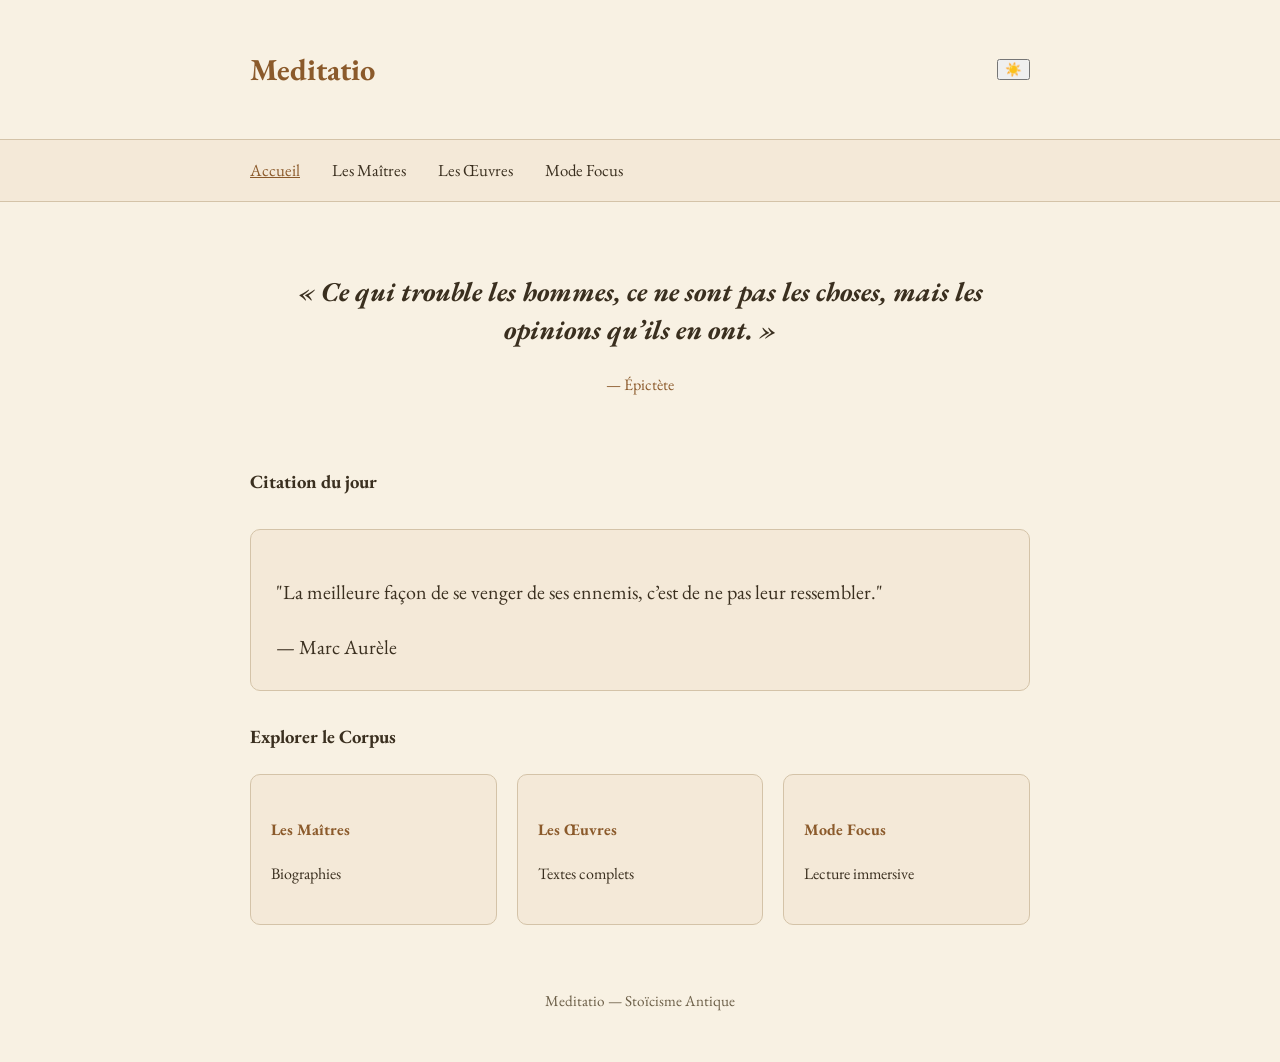
<file: index.html>
<!DOCTYPE html>
<html lang="fr">
<head>
  <meta charset="UTF-8">
  <meta name="viewport" content="width=device-width, initial-scale=1.0">
  <title>Meditatio</title>
  <link rel="stylesheet" href="style.css">
</head>
<body>
  <header>
    <div class="container">
      <h1>Meditatio</h1>
      <button id="theme-toggle" class="theme-btn">☀️</button>
    </div>
  </header>

  <nav class="main-nav">
    <div class="container">
      <a href="index.html" class="nav-link active">Accueil</a>
      <a href="maitres.html" class="nav-link">Les Maîtres</a>
      <a href="oeuvres.html" class="nav-link">Les Œuvres</a>
      <a href="focus.html" class="nav-link">Mode Focus</a>
    </div>
  </nav>

  <main class="container">
    <section class="hero">
      <h2>« Ce qui trouble les hommes, ce ne sont pas les choses, mais les opinions qu’ils en ont. »</h2>
      <p class="quote-author">— Épictète</p>
    </section>

    <section class="daily-quote">
      <h3>Citation du jour</h3>
      <div class="quote-card">
        <p>"La meilleure façon de se venger de ses ennemis, c’est de ne pas leur ressembler."</p>
        <span class="author">— Marc Aurèle</span>
      </div>
    </section>

    <section class="quick-access">
      <h3>Explorer le Corpus</h3>
      <div class="grid">
        <a href="maitres.html" class="card">
          <h4>Les Maîtres</h4>
          <p>Biographies</p>
        </a>
        <a href="oeuvres.html" class="card">
          <h4>Les Œuvres</h4>
          <p>Textes complets</p>
        </a>
        <a href="focus.html" class="card">
          <h4>Mode Focus</h4>
          <p>Lecture immersive</p>
        </a>
      </div>
    </section>
  </main>

  <footer>
    <div class="container">
      <p>Meditatio — Stoïcisme Antique</p>
    </div>
  </footer>

  <script src="script.js"></script>
</body>
</html>
</file>
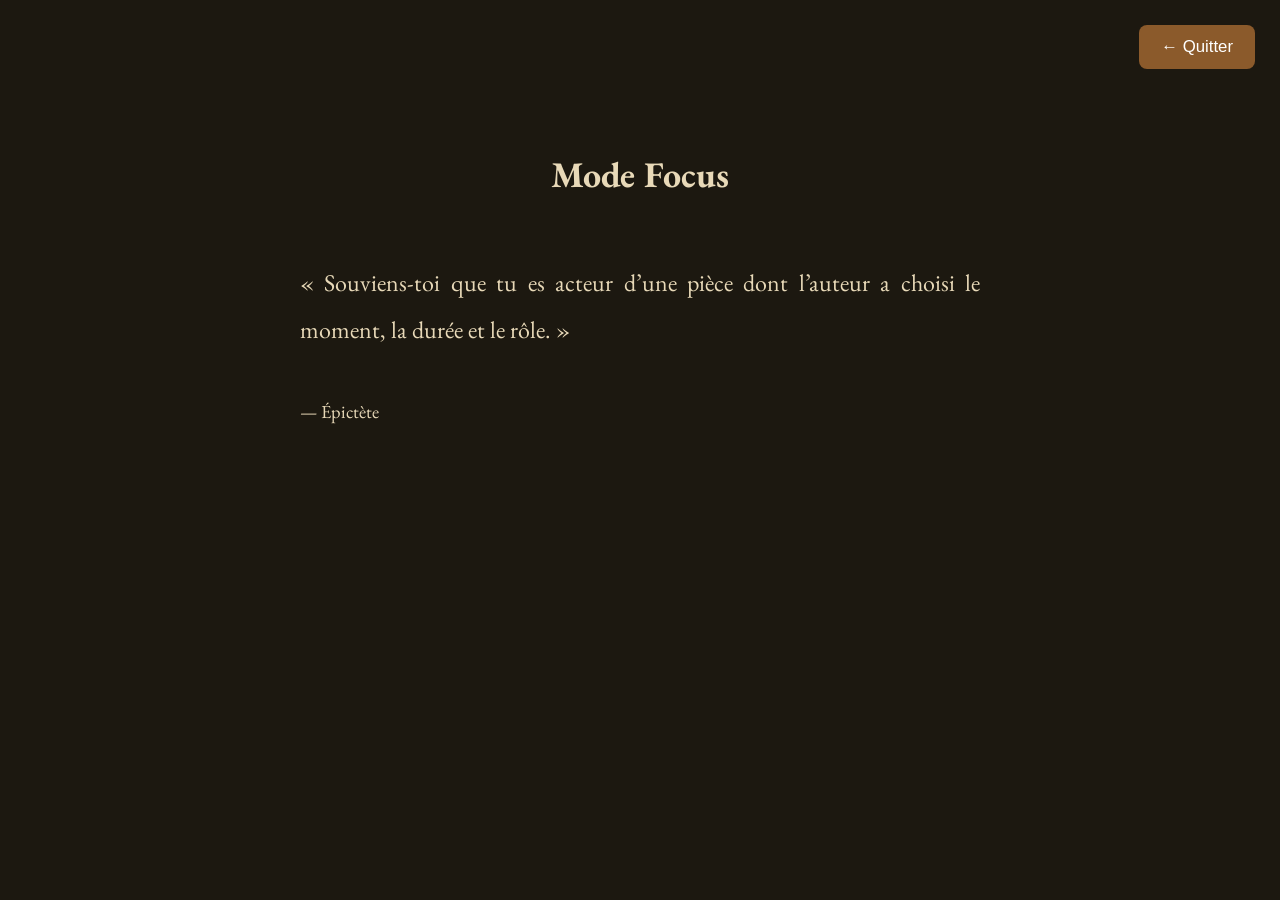
<file: focus.html>
<!DOCTYPE html>
<html lang="fr">
<head>
  <meta charset="UTF-8">
  <meta name="viewport" content="width=device-width, initial-scale=1.0">
  <title>Mode Focus - Meditatio</title>
  <link rel="stylesheet" href="style.css">
  <style>
    body {
      background: #1c1810;
      color: #e8d9b8;
      font-size: 1.5rem;
      line-height: 1.95;
      padding: 40px 25px;
      margin: 0;
    }
    .exit-btn {
      position: fixed;
      top: 25px;
      right: 25px;
      background: #8b5a2b;
      color: white;
      border: none;
      padding: 12px 22px;
      border-radius: 8px;
      font-size: 1.05rem;
      z-index: 100;
    }
    .focus-text {
      max-width: 680px;
      margin: 100px auto 0;
      text-align: justify;
    }
  </style>
</head>
<body>
  <button class="exit-btn" onclick="history.back()">← Quitter</button>

  <div class="focus-text">
    <h2 style="text-align:center; margin-bottom:50px;">Mode Focus</h2>
    
    <p>« Souviens-toi que tu es acteur d’une pièce dont l’auteur a choisi le moment, la durée et le rôle. »</p>
    <p style="margin-top:40px; font-size:1.15rem;">— Épictète</p>
  </div>

  <script src="script.js"></script>
</body>
</html>
</file>
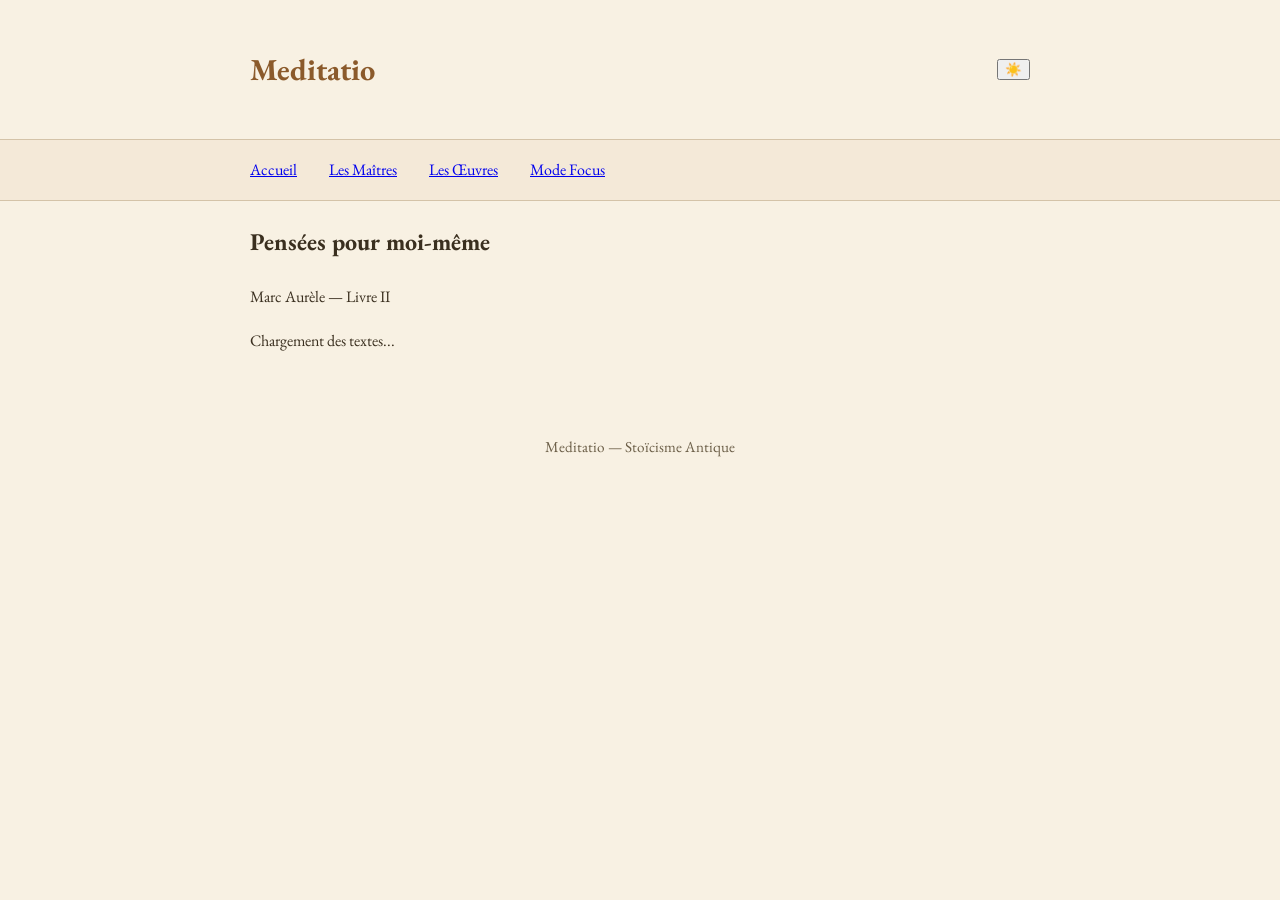
<file: lire.html>
<!DOCTYPE html>
<html lang="fr">
<head>
  <meta charset="UTF-8">
  <meta name="viewport" content="width=device-width, initial-scale=1.0">
  <title>Pensées pour moi-même - Meditatio</title>
  <link rel="stylesheet" href="style.css">
</head>
<body>
  <header>
    <div class="container">
      <h1>Meditatio</h1>
      <button id="theme-toggle" class="theme-btn">☀️</button>
    </div>
  </header>

  <nav class="main-nav">
    <div class="container">
      <a href="index.html">Accueil</a>
      <a href="maitres.html">Les Maîtres</a>
      <a href="oeuvres.html">Les Œuvres</a>
      <a href="focus.html">Mode Focus</a>
    </div>
  </nav>

  <main class="container">
    <h2>Pensées pour moi-même</h2>
    <p class="author">Marc Aurèle — Livre II</p>

    <div id="content" class="reading-area">
      <p>Chargement des textes...</p>
    </div>
  </main>

  <footer>
    <div class="container">
      <p>Meditatio — Stoïcisme Antique</p>
    </div>
  </footer>

  <script>
    const SUPABASE_URL = 'https://elzsxawxulmtmnasnmmt.supabase.co';
    const SUPABASE_ANON_KEY = 'sb_publishable__njQ52xCdOBGM2oqf8Z2oQ_rhdm2r9k';

    async function loadParagraphs() {
      const response = await fetch(`${SUPABASE_URL}/rest/v1/paragraphs?select=*&order=paragraph_number`, {
        headers: {
          'apikey': SUPABASE_ANON_KEY,
          'Authorization': `Bearer ${SUPABASE_ANON_KEY}`
        }
      });
      const data = await response.json();

      const contentDiv = document.getElementById('content');
      contentDiv.innerHTML = '';

      data.forEach(p => {
        const pElement = document.createElement('p');
        pElement.innerHTML = `<strong>${p.paragraph_number}.</strong> ${p.content}`;
        contentDiv.appendChild(pElement);
      });
    }

    loadParagraphs();
  </script>

  <script src="script.js"></script>
</body>
</html>
</file>
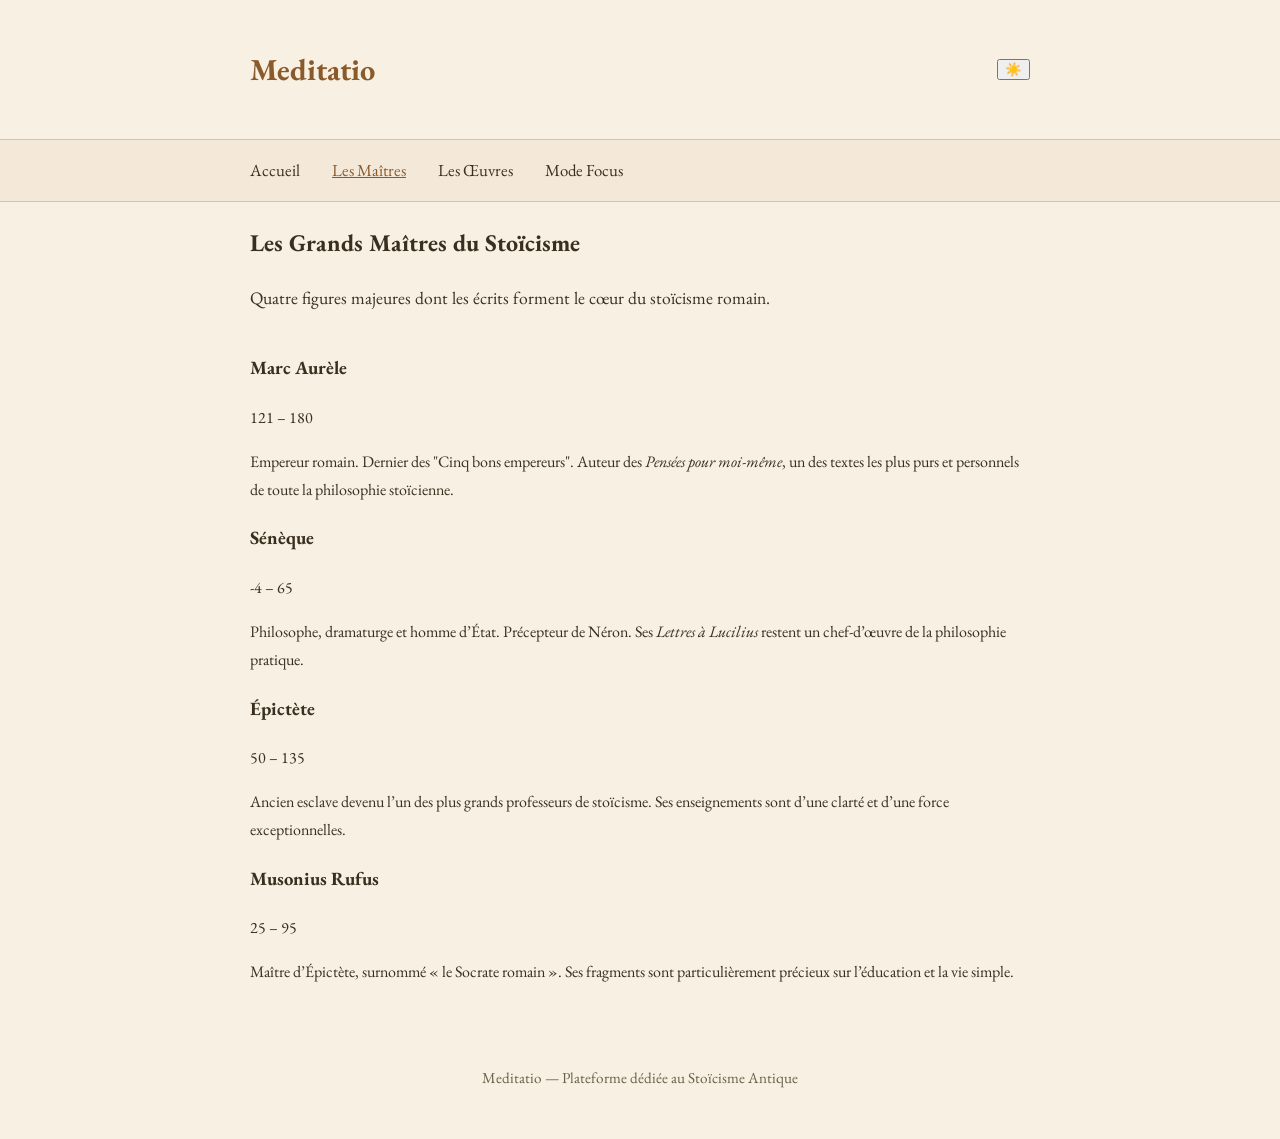
<file: maitres.html>
<!DOCTYPE html>
<html lang="fr">
<head>
  <meta charset="UTF-8">
  <meta name="viewport" content="width=device-width, initial-scale=1.0">
  <title>Les Maîtres - Meditatio</title>
  <link rel="stylesheet" href="style.css">
</head>
<body>
  <header>
    <div class="container">
      <h1>Meditatio</h1>
      <button id="theme-toggle" class="theme-btn">☀️</button>
    </div>
  </header>

  <nav class="main-nav">
    <div class="container">
      <a href="index.html" class="nav-link">Accueil</a>
      <a href="maitres.html" class="nav-link active">Les Maîtres</a>
      <a href="oeuvres.html" class="nav-link">Les Œuvres</a>
      <a href="focus.html" class="nav-link">Mode Focus</a>
    </div>
  </nav>

  <main class="container">
    <h2>Les Grands Maîtres du Stoïcisme</h2>
    <p style="max-width: 700px; margin: 20px 0 40px; font-size: 1.1rem; line-height: 1.6;">
      Quatre figures majeures dont les écrits forment le cœur du stoïcisme romain.
    </p>

    <div class="masters-grid">
      <div class="master-card">
        <h3>Marc Aurèle</h3>
        <p class="dates">121 – 180</p>
        <p>Empereur romain. Dernier des "Cinq bons empereurs". Auteur des <em>Pensées pour moi-même</em>, un des textes les plus purs et personnels de toute la philosophie stoïcienne.</p>
      </div>

      <div class="master-card">
        <h3>Sénèque</h3>
        <p class="dates">-4 – 65</p>
        <p>Philosophe, dramaturge et homme d’État. Précepteur de Néron. Ses <em>Lettres à Lucilius</em> restent un chef-d’œuvre de la philosophie pratique.</p>
      </div>

      <div class="master-card">
        <h3>Épictète</h3>
        <p class="dates">50 – 135</p>
        <p>Ancien esclave devenu l’un des plus grands professeurs de stoïcisme. Ses enseignements sont d’une clarté et d’une force exceptionnelles.</p>
      </div>

      <div class="master-card">
        <h3>Musonius Rufus</h3>
        <p class="dates">25 – 95</p>
        <p>Maître d’Épictète, surnommé « le Socrate romain ». Ses fragments sont particulièrement précieux sur l’éducation et la vie simple.</p>
      </div>
    </div>
  </main>

  <footer>
    <div class="container">
      <p>Meditatio — Plateforme dédiée au Stoïcisme Antique</p>
    </div>
  </footer>

  <script src="script.js"></script>
</body>
</html>
</file>
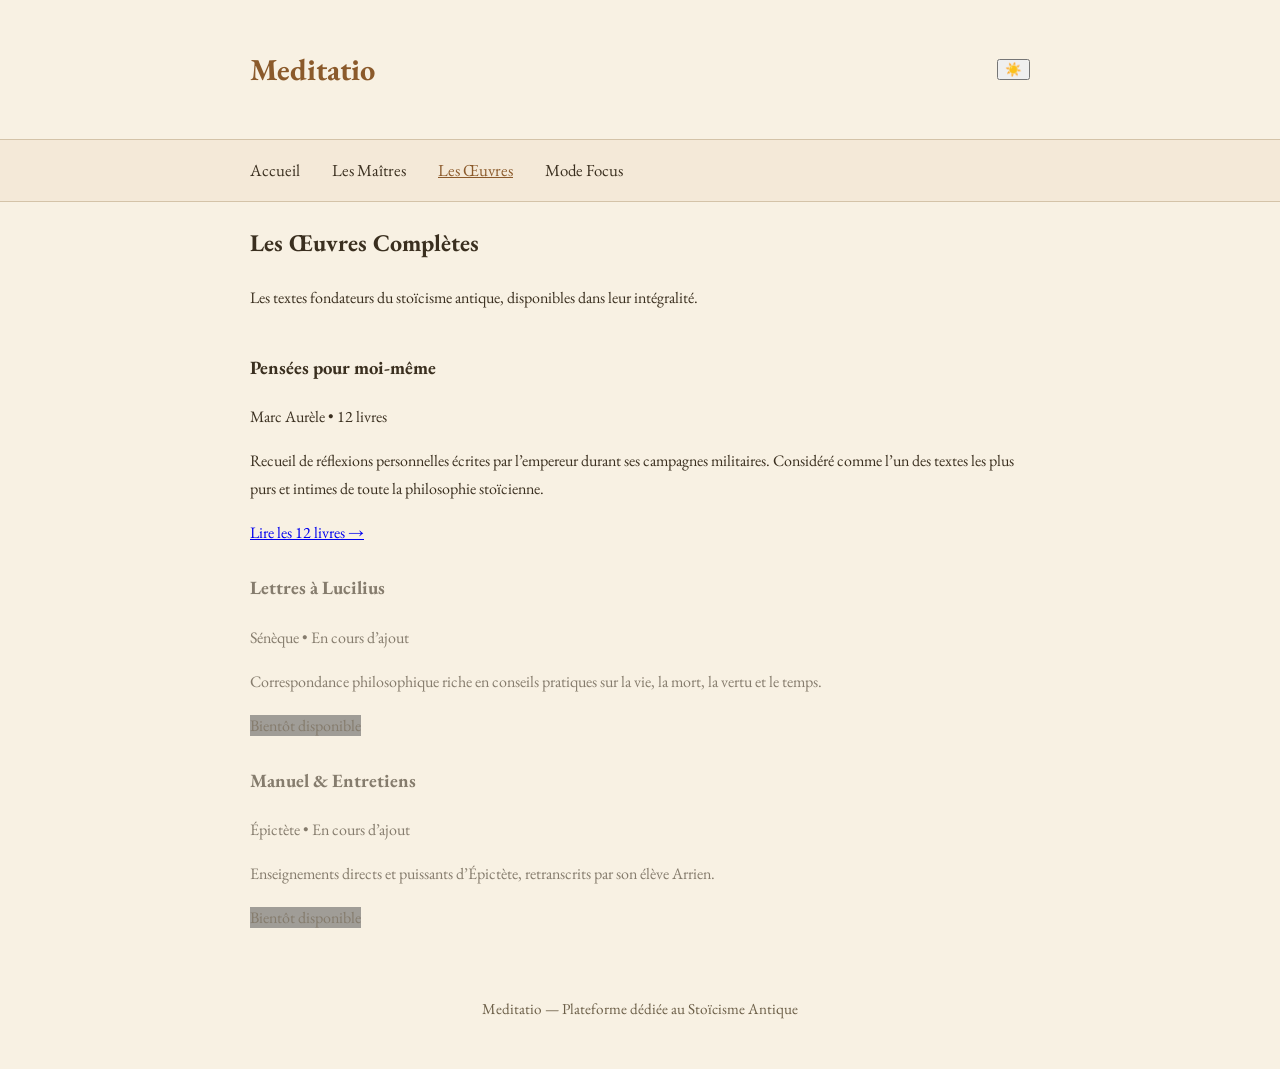
<file: oeuvres.html>
<!DOCTYPE html>
<html lang="fr">
<head>
  <meta charset="UTF-8">
  <meta name="viewport" content="width=device-width, initial-scale=1.0">
  <title>Les Œuvres - Meditatio</title>
  <link rel="stylesheet" href="style.css">
</head>
<body>
  <header>
    <div class="container">
      <h1>Meditatio</h1>
      <button id="theme-toggle" class="theme-btn">☀️</button>
    </div>
  </header>

  <nav class="main-nav">
    <div class="container">
      <a href="index.html" class="nav-link">Accueil</a>
      <a href="maitres.html" class="nav-link">Les Maîtres</a>
      <a href="oeuvres.html" class="nav-link active">Les Œuvres</a>
      <a href="focus.html" class="nav-link">Mode Focus</a>
    </div>
  </nav>

  <main class="container">
    <h2>Les Œuvres Complètes</h2>
    <p style="margin-bottom: 40px;">Les textes fondateurs du stoïcisme antique, disponibles dans leur intégralité.</p>

    <div class="work-card">
      <h3>Pensées pour moi-même</h3>
      <p class="author">Marc Aurèle • 12 livres</p>
      <p class="description">
        Recueil de réflexions personnelles écrites par l’empereur durant ses campagnes militaires. 
        Considéré comme l’un des textes les plus purs et intimes de toute la philosophie stoïcienne.
      </p>
      <a href="#" class="read-btn">Lire les 12 livres →</a>
    </div>

    <div class="work-card" style="margin-top: 25px; opacity: 0.6;">
      <h3>Lettres à Lucilius</h3>
      <p class="author">Sénèque • En cours d’ajout</p>
      <p class="description">
        Correspondance philosophique riche en conseils pratiques sur la vie, la mort, la vertu et le temps.
      </p>
      <span class="read-btn" style="background:#666; cursor: default;">Bientôt disponible</span>
    </div>

    <div class="work-card" style="margin-top: 25px; opacity: 0.6;">
      <h3>Manuel & Entretiens</h3>
      <p class="author">Épictète • En cours d’ajout</p>
      <p class="description">
        Enseignements directs et puissants d’Épictète, retranscrits par son élève Arrien.
      </p>
      <span class="read-btn" style="background:#666; cursor: default;">Bientôt disponible</span>
    </div>
  </main>

  <footer>
    <div class="container">
      <p>Meditatio — Plateforme dédiée au Stoïcisme Antique</p>
    </div>
  </footer>

  <script src="script.js"></script>
</body>
</html>
</file>
<file: style.css>
@import url('https://fonts.googleapis.com/css2?family=EB+Garamond:wght@400;500;600&family=Inter:wght@400;500&display=swap');

:root {
  --bg: #f8f1e3;
  --text: #3a2f1f;
  --accent: #8b5a2b;
  --card: #f4e9d8;
  --border: #d4c3a8;
}

[data-theme="dark"] {
  --bg: #1c1810;
  --text: #e8d9b8;
  --accent: #c9a46a;
  --card: #2a2418;
  --border: #4a3f2a;
}

body {
  font-family: 'EB Garamond', serif;
  background-color: var(--bg);
  color: var(--text);
  line-height: 1.75;
  margin: 0;
  padding: 0;
}

.container {
  max-width: 780px;
  margin: 0 auto;
  padding: 0 20px;
}

/* Header */
header {
  background: var(--bg);
  border-bottom: 1px solid var(--border);
  position: sticky;
  top: 0;
  z-index: 100;
}

header .container {
  display: flex;
  justify-content: space-between;
  align-items: center;
  padding: 1.4rem 20px;
}

h1 {
  font-size: 1.9rem;
  color: var(--accent);
}

/* Navigation */
.main-nav {
  background: var(--card);
  border-bottom: 1px solid var(--border);
  padding: 1rem 0;
}

.main-nav .container {
  display: flex;
  gap: 2rem;
}

.nav-link {
  color: var(--text);
  text-decoration: none;
  font-size: 1.05rem;
}

.nav-link.active,
.nav-link:hover {
  color: var(--accent);
  text-decoration: underline;
}

/* Hero */
.hero {
  text-align: center;
  padding: 3rem 0 2rem;
}

.hero h2 {
  font-size: 1.7rem;
  line-height: 1.4;
  font-style: italic;
}

.quote-author {
  color: var(--accent);
  margin-top: 10px;
}

/* Quote Card */
.quote-card {
  background: var(--card);
  border: 1px solid var(--border);
  border-radius: 10px;
  padding: 25px;
  margin: 30px 0;
  font-size: 1.25rem;
}

/* Grid Cards */
.grid {
  display: grid;
  grid-template-columns: repeat(auto-fit, minmax(240px, 1fr));
  gap: 20px;
  margin-top: 20px;
}

.card {
  background: var(--card);
  border: 1px solid var(--border);
  border-radius: 10px;
  padding: 20px;
  text-decoration: none;
  color: var(--text);
}

.card h4 {
  color: var(--accent);
  margin-bottom: 8px;
}

/* Footer */
footer {
  text-align: center;
  padding: 3rem 0 2rem;
  color: #6b5e47;
  font-size: 0.95rem;
}

/* Responsive */
@media (max-width: 600px) {
  .hero h2 {
    font-size: 1.45rem;
  }

  h1 {
    font-size: 1.7rem;
  }
}
</file>
